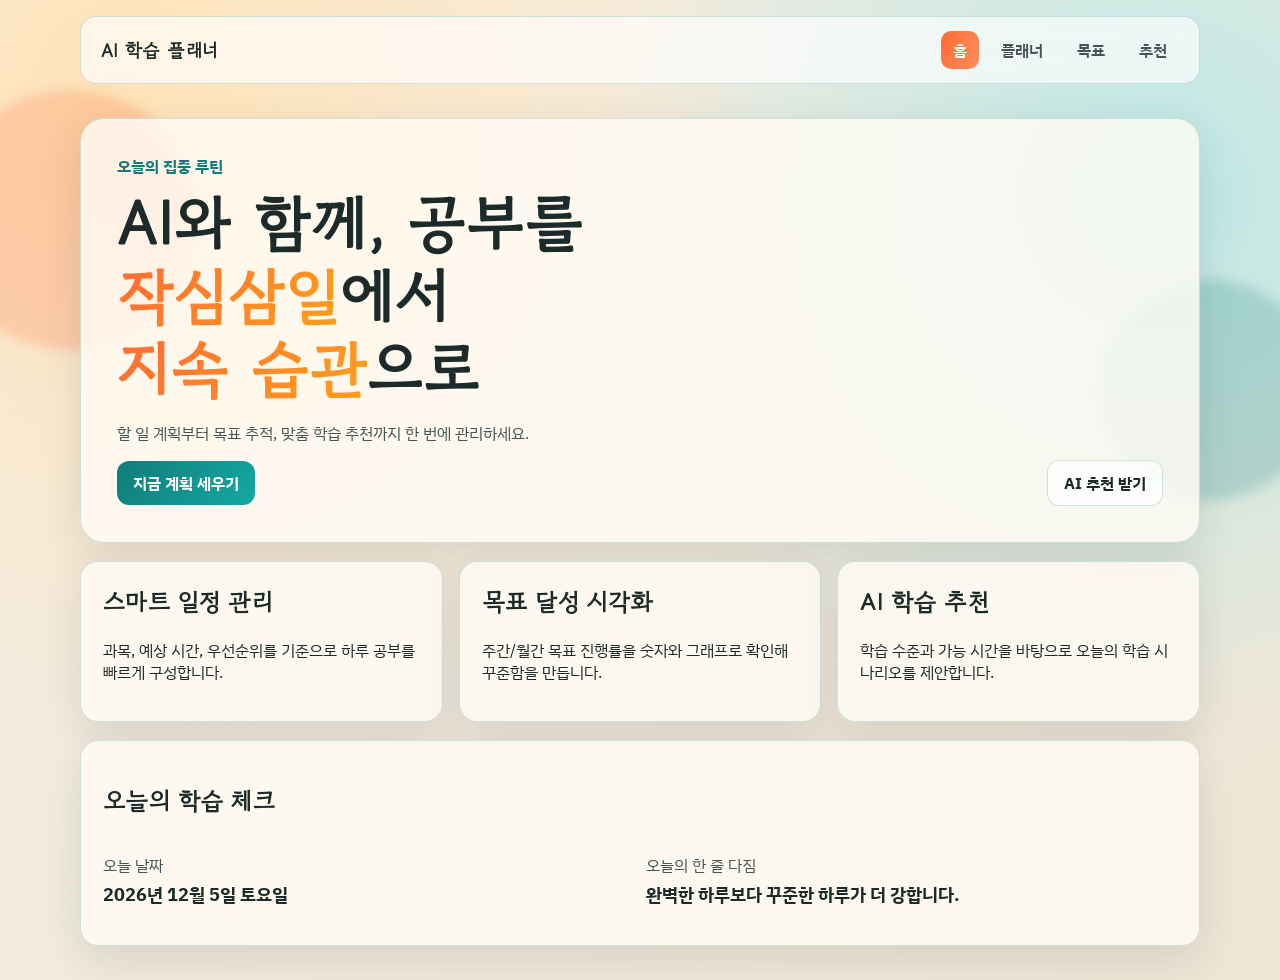
<file: index.html>
<!doctype html>
<html lang="ko">
  <head>
    <meta charset="UTF-8" />
    <meta name="viewport" content="width=device-width, initial-scale=1.0" />
    <title>AI 학습 플래너</title>
    <link rel="stylesheet" href="css/style.css" />
  </head>
  <body data-page="home">
    <div class="bg-orb orb-a"></div>
    <div class="bg-orb orb-b"></div>

    <header class="site-header container">
      <a class="logo" href="index.html">AI 학습 플래너</a>
      <nav class="nav">
        <a class="active" href="index.html">홈</a>
        <a href="pages/planner.html">플래너</a>
        <a href="pages/goals.html">목표</a>
        <a href="pages/recommendations.html">추천</a>
      </nav>
    </header>

    <main class="container">
      <section class="hero reveal">
        <p class="eyebrow">오늘의 집중 루틴</p>
        <h1>AI와 함께, 공부를
          <span class="gradient-text">작심삼일</span>에서
          <span class="gradient-text">지속 습관</span>으로</h1>
        <p class="hero-copy">
          할 일 계획부터 목표 추적, 맞춤 학습 추천까지 한 번에 관리하세요.
        </p>
        <div class="hero-actions">
          <a class="btn btn-primary" href="pages/planner.html">지금 계획 세우기</a>
          <a class="btn btn-ghost" href="pages/recommendations.html">AI 추천 받기</a>
        </div>
      </section>

      <section class="grid-3 stagger">
        <article class="card feature">
          <h2>스마트 일정 관리</h2>
          <p>과목, 예상 시간, 우선순위를 기준으로 하루 공부를 빠르게 구성합니다.</p>
        </article>
        <article class="card feature">
          <h2>목표 달성 시각화</h2>
          <p>주간/월간 목표 진행률을 숫자와 그래프로 확인해 꾸준함을 만듭니다.</p>
        </article>
        <article class="card feature">
          <h2>AI 학습 추천</h2>
          <p>학습 수준과 가능 시간을 바탕으로 오늘의 학습 시나리오를 제안합니다.</p>
        </article>
      </section>

      <section class="today card reveal">
        <h2>오늘의 학습 체크</h2>
        <div class="today-row">
          <div>
            <p class="label">오늘 날짜</p>
            <p id="todayDate" class="value">-</p>
          </div>
          <div>
            <p class="label">오늘의 한 줄 다짐</p>
            <p id="dailyQuote" class="value">-</p>
          </div>
        </div>
      </section>
    </main>

    <script src="js/app.js"></script>
  </body>
</html>
</file>
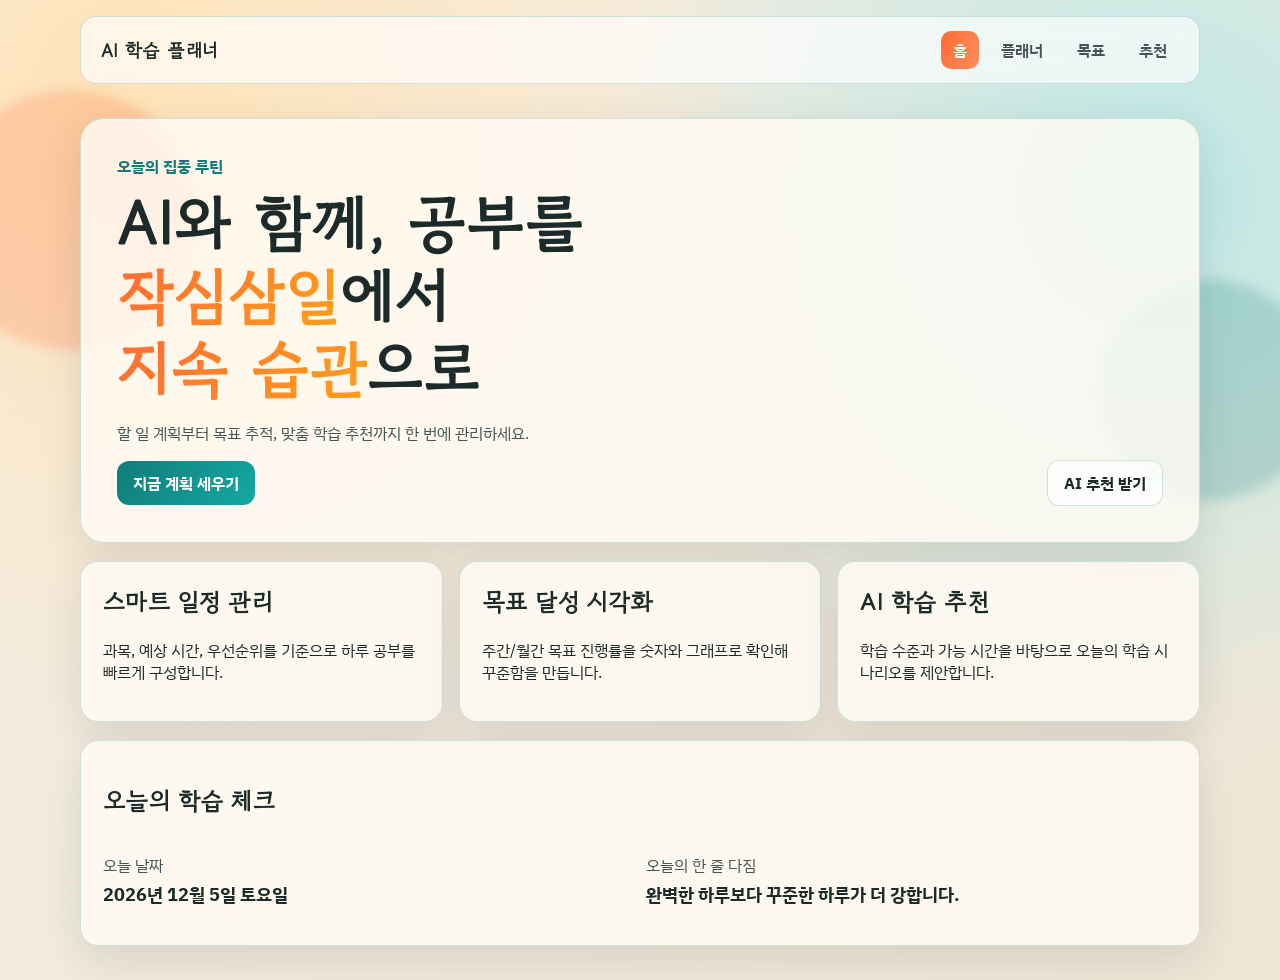
<file: code/test-git/index.html>
<!doctype html>
<html lang="ko">
  <head>
    <meta charset="UTF-8" />
    <meta name="viewport" content="width=device-width, initial-scale=1.0" />
    <title>AI 학습 플래너</title>
    <link rel="stylesheet" href="css/style.css" />
  </head>
  <body data-page="home">
    <div class="bg-orb orb-a"></div>
    <div class="bg-orb orb-b"></div>

    <header class="site-header container">
      <a class="logo" href="index.html">AI 학습 플래너</a>
      <nav class="nav">
        <a class="active" href="index.html">홈</a>
        <a href="pages/planner.html">플래너</a>
        <a href="pages/goals.html">목표</a>
        <a href="pages/recommendations.html">추천</a>
      </nav>
    </header>

    <main class="container">
      <section class="hero reveal">
        <p class="eyebrow">오늘의 집중 루틴</p>
        <h1>AI와 함께, 공부를
          <span class="gradient-text">작심삼일</span>에서
          <span class="gradient-text">지속 습관</span>으로</h1>
        <p class="hero-copy">
          할 일 계획부터 목표 추적, 맞춤 학습 추천까지 한 번에 관리하세요.
        </p>
        <div class="hero-actions">
          <a class="btn btn-primary" href="pages/planner.html">지금 계획 세우기</a>
          <a class="btn btn-ghost" href="pages/recommendations.html">AI 추천 받기</a>
        </div>
      </section>

      <section class="grid-3 stagger">
        <article class="card feature">
          <h2>스마트 일정 관리</h2>
          <p>과목, 예상 시간, 우선순위를 기준으로 하루 공부를 빠르게 구성합니다.</p>
        </article>
        <article class="card feature">
          <h2>목표 달성 시각화</h2>
          <p>주간/월간 목표 진행률을 숫자와 그래프로 확인해 꾸준함을 만듭니다.</p>
        </article>
        <article class="card feature">
          <h2>AI 학습 추천</h2>
          <p>학습 수준과 가능 시간을 바탕으로 오늘의 학습 시나리오를 제안합니다.</p>
        </article>
      </section>

      <section class="today card reveal">
        <h2>오늘의 학습 체크</h2>
        <div class="today-row">
          <div>
            <p class="label">오늘 날짜</p>
            <p id="todayDate" class="value">-</p>
          </div>
          <div>
            <p class="label">오늘의 한 줄 다짐</p>
            <p id="dailyQuote" class="value">-</p>
          </div>
        </div>
      </section>
    </main>

    <script src="js/app.js"></script>
  </body>
</html>
</file>
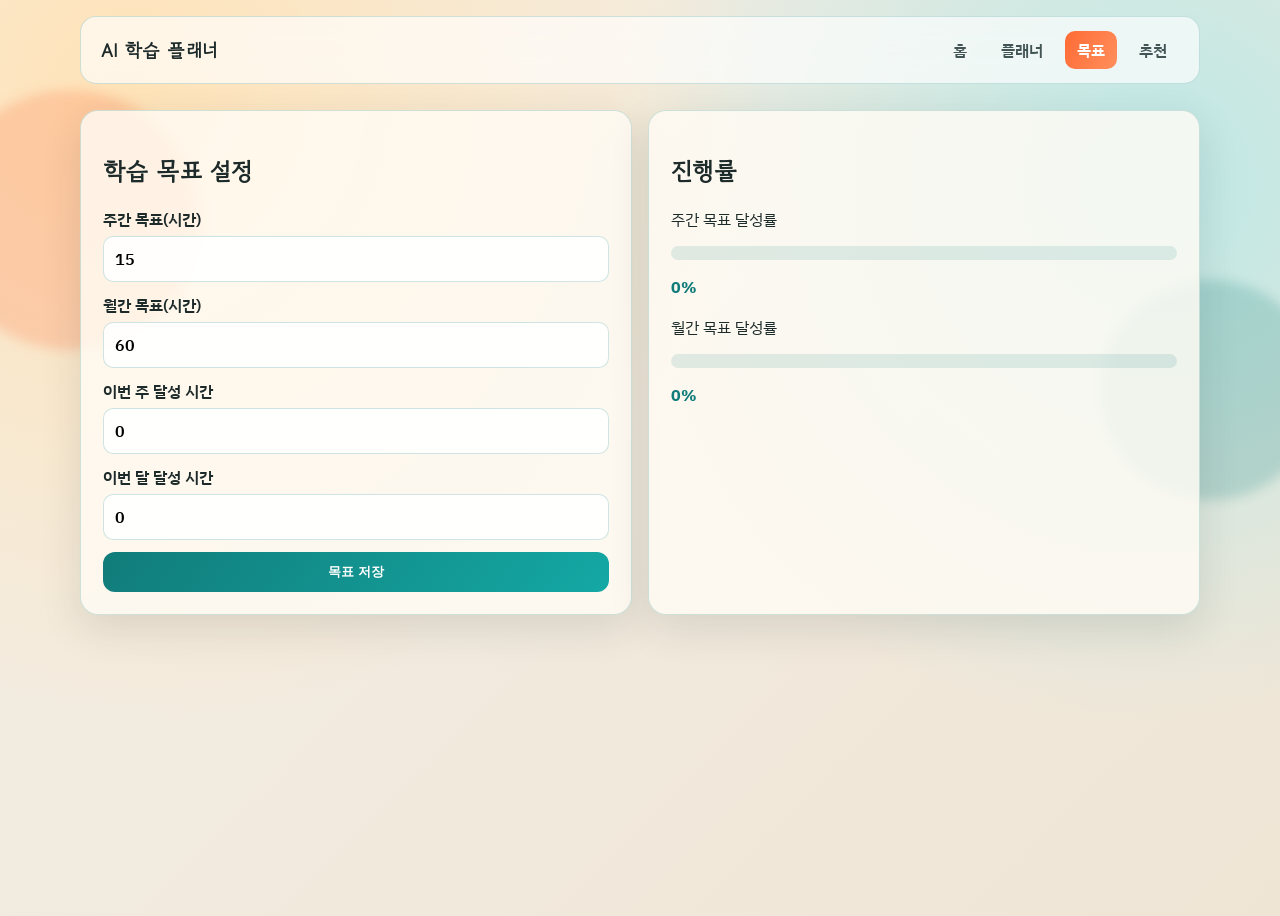
<file: pages/goals.html>
<!doctype html>
<html lang="ko">
  <head>
    <meta charset="UTF-8" />
    <meta name="viewport" content="width=device-width, initial-scale=1.0" />
    <title>목표 | AI 학습 플래너</title>
    <link rel="stylesheet" href="../css/style.css" />
  </head>
  <body data-page="goals">
    <div class="bg-orb orb-a"></div>
    <div class="bg-orb orb-b"></div>

    <header class="site-header container">
      <a class="logo" href="../index.html">AI 학습 플래너</a>
      <nav class="nav">
        <a href="../index.html">홈</a>
        <a href="planner.html">플래너</a>
        <a class="active" href="goals.html">목표</a>
        <a href="recommendations.html">추천</a>
      </nav>
    </header>

    <main class="container page-grid">
      <section class="card reveal">
        <h1>학습 목표 설정</h1>
        <form id="goalForm" class="form-grid">
          <label>
            주간 목표(시간)
            <input type="number" id="weeklyGoal" min="1" max="100" value="15" required />
          </label>
          <label>
            월간 목표(시간)
            <input type="number" id="monthlyGoal" min="1" max="400" value="60" required />
          </label>
          <label>
            이번 주 달성 시간
            <input type="number" id="weeklyDone" min="0" max="100" value="0" required />
          </label>
          <label>
            이번 달 달성 시간
            <input type="number" id="monthlyDone" min="0" max="400" value="0" required />
          </label>
          <button class="btn btn-primary" type="submit">목표 저장</button>
        </form>
      </section>

      <section class="card reveal">
        <h2>진행률</h2>
        <div class="progress-block">
          <p>주간 목표 달성률</p>
          <div class="progress">
            <div id="weeklyBar" class="bar"></div>
          </div>
          <p id="weeklyText" class="progress-text">0%</p>
        </div>
        <div class="progress-block">
          <p>월간 목표 달성률</p>
          <div class="progress">
            <div id="monthlyBar" class="bar"></div>
          </div>
          <p id="monthlyText" class="progress-text">0%</p>
        </div>
      </section>
    </main>

    <script src="../js/app.js"></script>
  </body>
</html>
</file>
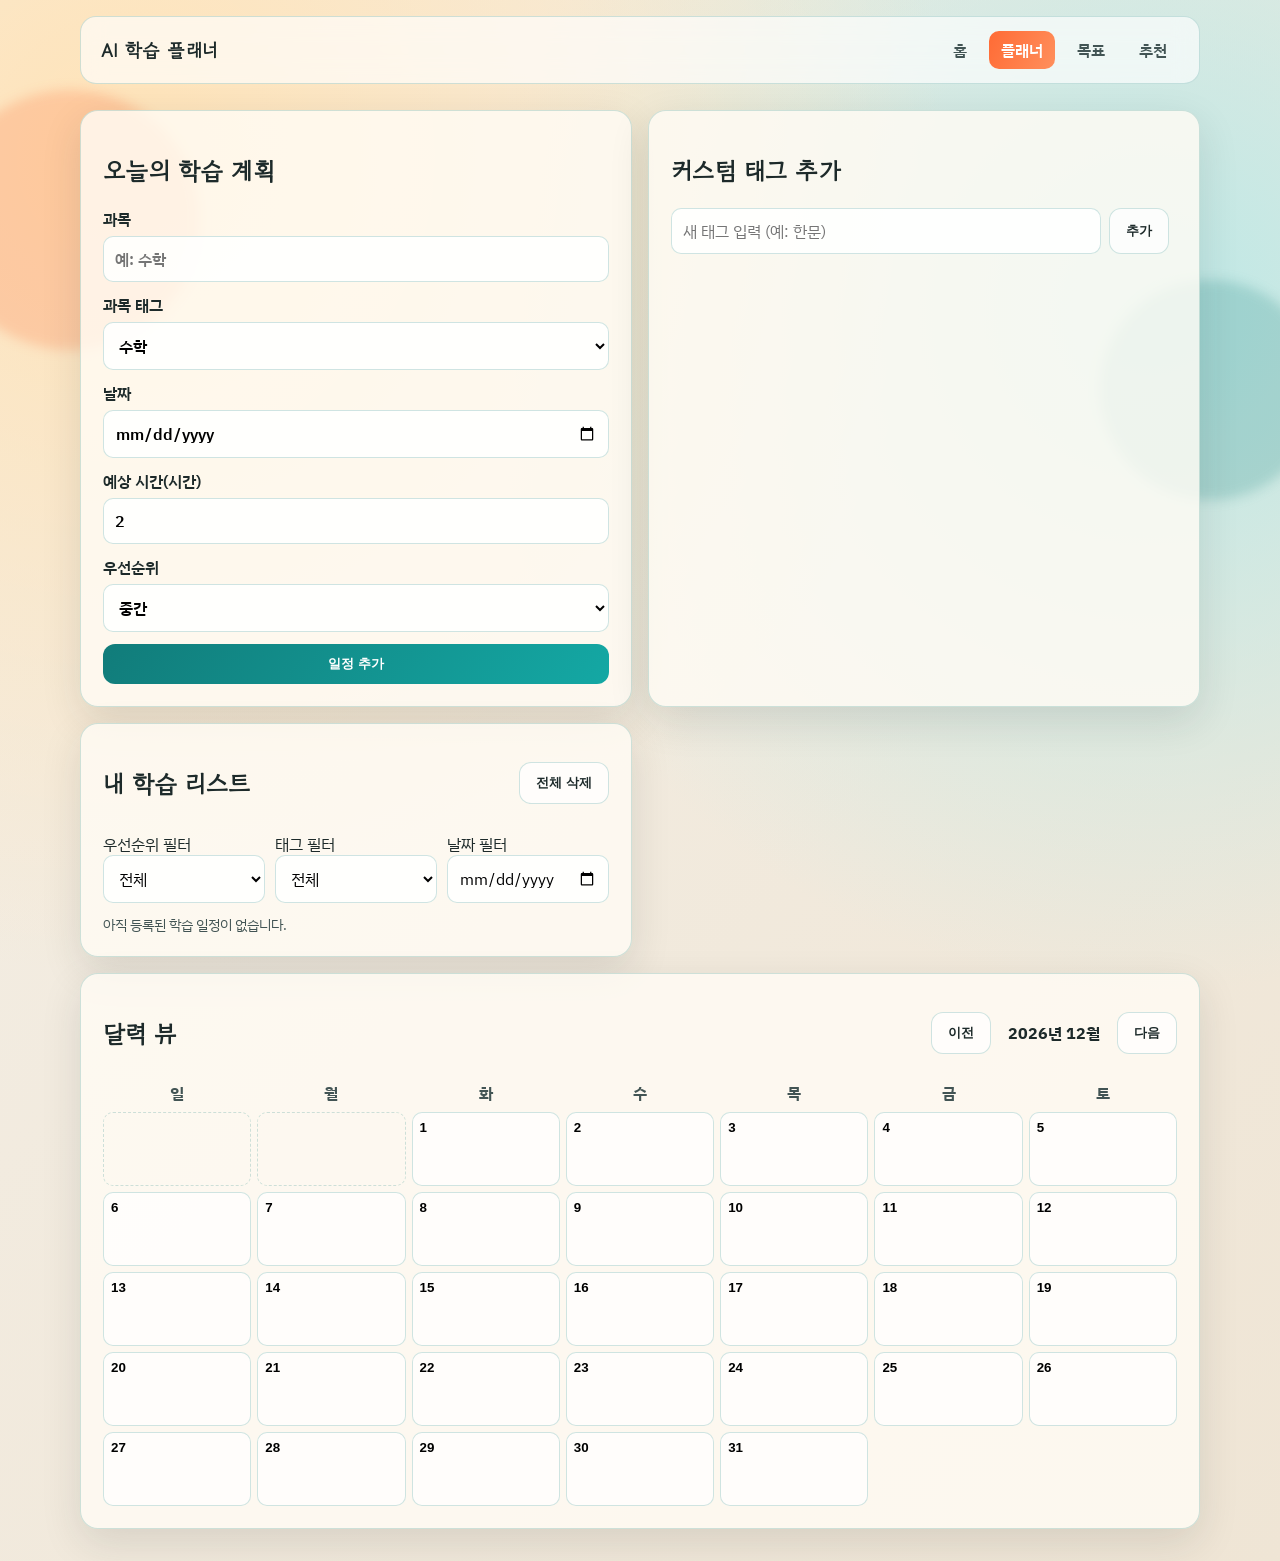
<file: pages/planner.html>
<!doctype html>
<html lang="ko">
  <head>
    <meta charset="UTF-8" />
    <meta name="viewport" content="width=device-width, initial-scale=1.0" />
    <title>플래너 | AI 학습 플래너</title>
    <link rel="stylesheet" href="../css/style.css" />
  </head>
  <body data-page="planner">
    <div class="bg-orb orb-a"></div>
    <div class="bg-orb orb-b"></div>

    <header class="site-header container">
      <a class="logo" href="../index.html">AI 학습 플래너</a>
      <nav class="nav">
        <a href="../index.html">홈</a>
        <a class="active" href="planner.html">플래너</a>
        <a href="goals.html">목표</a>
        <a href="recommendations.html">추천</a>
      </nav>
    </header>

    <main class="container page-grid">
      <section class="card reveal">
        <h1>오늘의 학습 계획</h1>
        <form id="plannerForm" class="form-grid">
          <label>
            과목
            <input type="text" id="subject" placeholder="예: 수학" required />
          </label>
          <label>
            과목 태그
            <select id="subjectTag">
              <option value="수학" selected>수학</option>
              <option value="영어">영어</option>
              <option value="코딩">코딩</option>
              <option value="과학">과학</option>
              <option value="기타">기타</option>
            </select>
          </label>
          <label>
            날짜
            <input type="date" id="studyDate" required />
          </label>
          <label>
            예상 시간(시간)
            <input type="number" id="hours" min="1" max="12" value="2" required />
          </label>
          <label>
            우선순위
            <select id="priority">
              <option value="높음">높음</option>
              <option value="중간" selected>중간</option>
              <option value="낮음">낮음</option>
            </select>
          </label>
          <button class="btn btn-primary" type="submit">일정 추가</button>
        </form>
      </section>

      <section class="card reveal">
        <h2>커스텀 태그 추가</h2>
        <div class="custom-tag-form">
          <input type="text" id="customTagInput" placeholder="새 태그 입력 (예: 한문)" maxlength="15" />
          <button id="addCustomTag" class="btn btn-ghost" type="button">추가</button>
          <div id="customTagList" class="custom-tag-list"></div>
        </div>
      </section>

      <section class="card reveal">
        <div class="section-row">
          <h2>내 학습 리스트</h2>
          <button id="clearPlanner" class="btn btn-ghost" type="button">전체 삭제</button>
        </div>
        <div class="planner-filters">
          <label>
            우선순위 필터
            <select id="filterPriority">
              <option value="전체" selected>전체</option>
              <option value="높음">높음</option>
              <option value="중간">중간</option>
              <option value="낮음">낮음</option>
            </select>
          </label>
          <label>
            태그 필터
            <select id="filterTag">
              <option value="전체" selected>전체</option>
              <option value="수학">수학</option>
              <option value="영어">영어</option>
              <option value="코딩">코딩</option>
              <option value="과학">과학</option>
              <option value="기타">기타</option>
            </select>
          </label>
          <label>
            날짜 필터
            <input type="date" id="filterDate" />
          </label>
        </div>
        <ul id="plannerList" class="list"></ul>
      </section>

      <section class="card reveal planner-calendar-card">
        <div class="section-row">
          <h2>달력 뷰</h2>
          <div class="calendar-nav">
            <button id="prevMonth" class="btn btn-ghost" type="button">이전</button>
            <p id="calendarMonth" class="calendar-month"></p>
            <button id="nextMonth" class="btn btn-ghost" type="button">다음</button>
          </div>
        </div>
        <div class="calendar-weekdays">
          <span>일</span><span>월</span><span>화</span><span>수</span><span>목</span><span>금</span><span>토</span>
        </div>
        <div id="calendarGrid" class="calendar-grid"></div>
      </section>
    </main>

    <script src="../js/app.js"></script>
  </body>
</html>
</file>
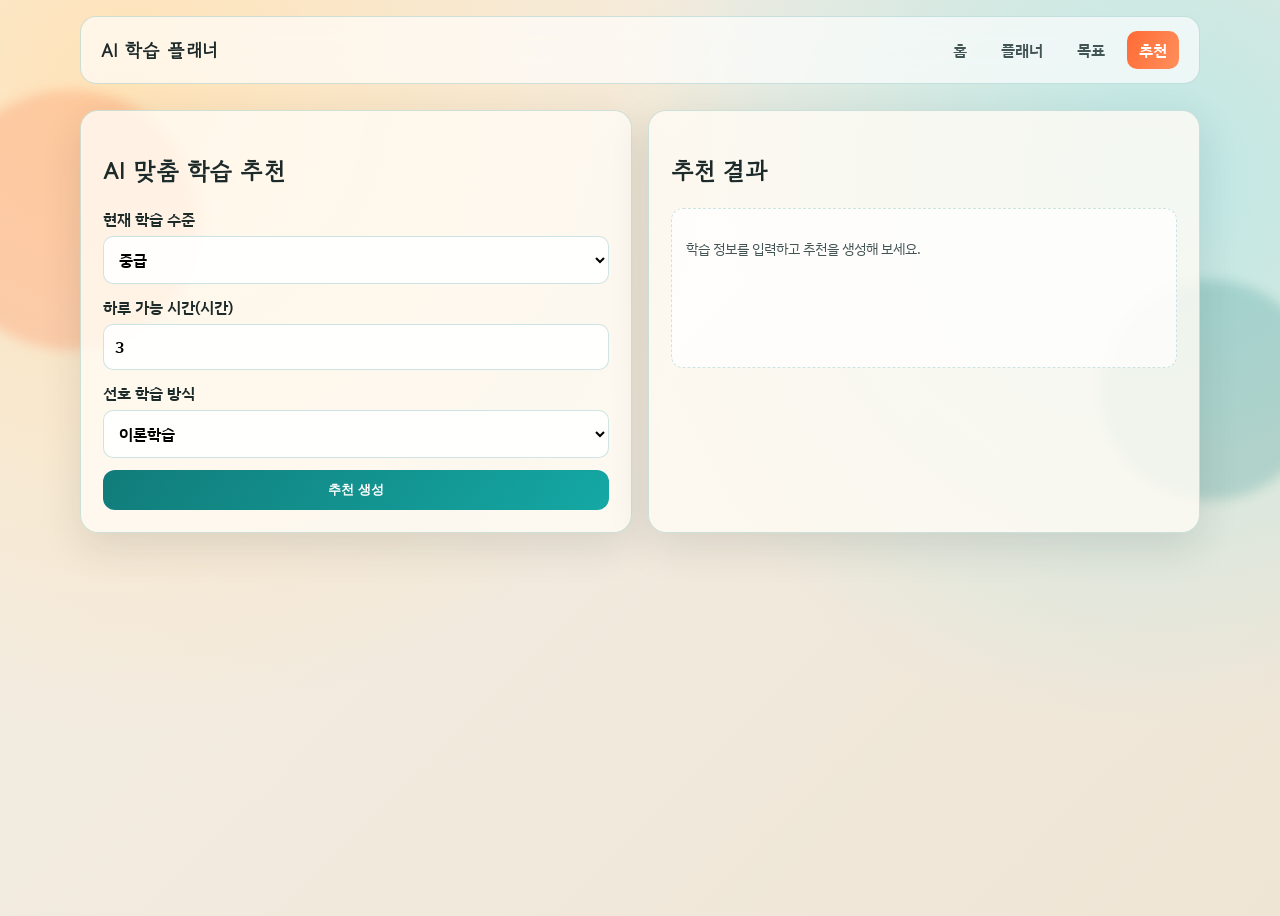
<file: pages/recommendations.html>
<!doctype html>
<html lang="ko">
  <head>
    <meta charset="UTF-8" />
    <meta name="viewport" content="width=device-width, initial-scale=1.0" />
    <title>추천 | AI 학습 플래너</title>
    <link rel="stylesheet" href="../css/style.css" />
  </head>
  <body data-page="recommendations">
    <div class="bg-orb orb-a"></div>
    <div class="bg-orb orb-b"></div>

    <header class="site-header container">
      <a class="logo" href="../index.html">AI 학습 플래너</a>
      <nav class="nav">
        <a href="../index.html">홈</a>
        <a href="planner.html">플래너</a>
        <a href="goals.html">목표</a>
        <a class="active" href="recommendations.html">추천</a>
      </nav>
    </header>

    <main class="container page-grid">
      <section class="card reveal">
        <h1>AI 맞춤 학습 추천</h1>
        <form id="recommendForm" class="form-grid">
          <label>
            현재 학습 수준
            <select id="level">
              <option value="초급">초급</option>
              <option value="중급" selected>중급</option>
              <option value="고급">고급</option>
            </select>
          </label>
          <label>
            하루 가능 시간(시간)
            <input type="number" id="availableHours" min="1" max="12" value="3" required />
          </label>
          <label>
            선호 학습 방식
            <select id="style">
              <option value="문제풀이">문제풀이</option>
              <option value="이론학습" selected>이론학습</option>
              <option value="혼합">혼합</option>
            </select>
          </label>
          <button class="btn btn-primary" type="submit">추천 생성</button>
        </form>
      </section>

      <section class="card reveal">
        <h2>추천 결과</h2>
        <div id="recommendOutput" class="recommend-output">
          <p class="item-meta">학습 정보를 입력하고 추천을 생성해 보세요.</p>
        </div>
      </section>
    </main>

    <script src="../js/app.js"></script>
  </body>
</html>
</file>
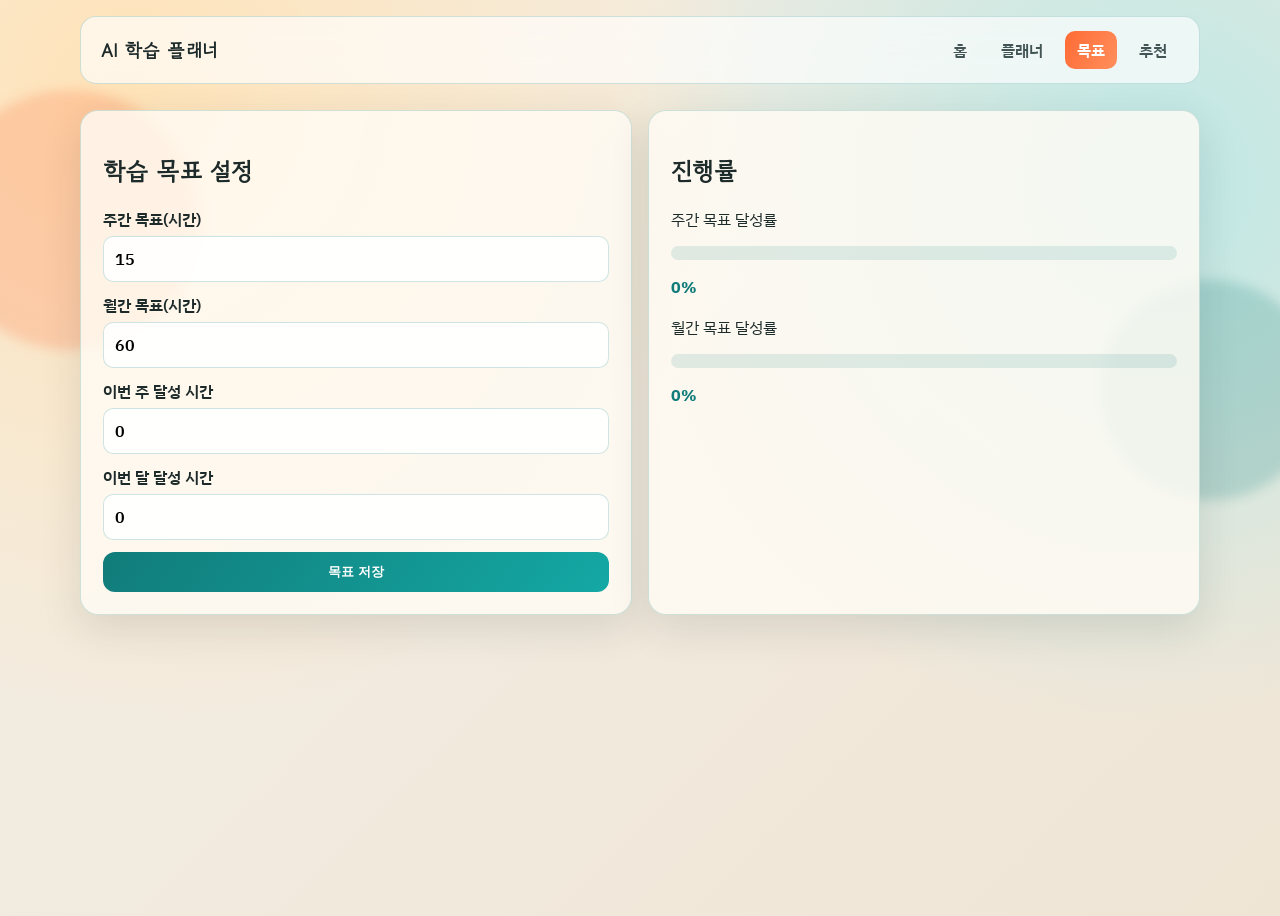
<file: code/test-git/pages/goals.html>
<!doctype html>
<html lang="ko">
  <head>
    <meta charset="UTF-8" />
    <meta name="viewport" content="width=device-width, initial-scale=1.0" />
    <title>목표 | AI 학습 플래너</title>
    <link rel="stylesheet" href="../css/style.css" />
  </head>
  <body data-page="goals">
    <div class="bg-orb orb-a"></div>
    <div class="bg-orb orb-b"></div>

    <header class="site-header container">
      <a class="logo" href="../index.html">AI 학습 플래너</a>
      <nav class="nav">
        <a href="../index.html">홈</a>
        <a href="planner.html">플래너</a>
        <a class="active" href="goals.html">목표</a>
        <a href="recommendations.html">추천</a>
      </nav>
    </header>

    <main class="container page-grid">
      <section class="card reveal">
        <h1>학습 목표 설정</h1>
        <form id="goalForm" class="form-grid">
          <label>
            주간 목표(시간)
            <input type="number" id="weeklyGoal" min="1" max="100" value="15" required />
          </label>
          <label>
            월간 목표(시간)
            <input type="number" id="monthlyGoal" min="1" max="400" value="60" required />
          </label>
          <label>
            이번 주 달성 시간
            <input type="number" id="weeklyDone" min="0" max="100" value="0" required />
          </label>
          <label>
            이번 달 달성 시간
            <input type="number" id="monthlyDone" min="0" max="400" value="0" required />
          </label>
          <button class="btn btn-primary" type="submit">목표 저장</button>
        </form>
      </section>

      <section class="card reveal">
        <h2>진행률</h2>
        <div class="progress-block">
          <p>주간 목표 달성률</p>
          <div class="progress">
            <div id="weeklyBar" class="bar"></div>
          </div>
          <p id="weeklyText" class="progress-text">0%</p>
        </div>
        <div class="progress-block">
          <p>월간 목표 달성률</p>
          <div class="progress">
            <div id="monthlyBar" class="bar"></div>
          </div>
          <p id="monthlyText" class="progress-text">0%</p>
        </div>
      </section>
    </main>

    <script src="../js/app.js"></script>
  </body>
</html>
</file>
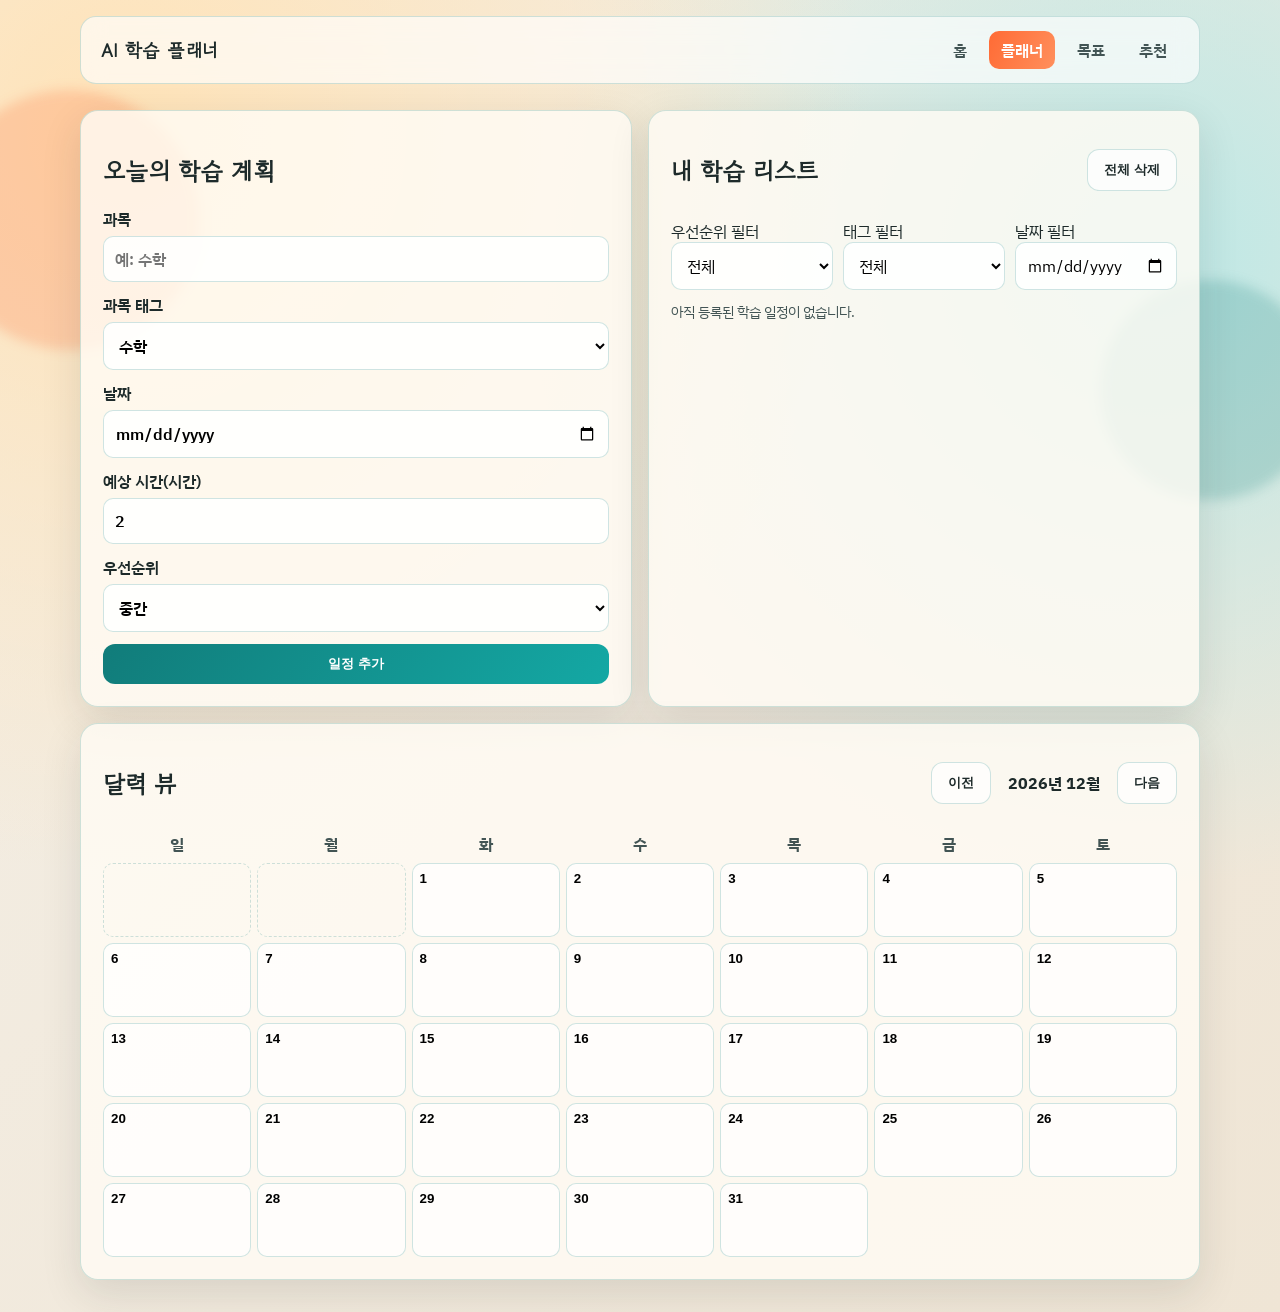
<file: code/test-git/pages/planner.html>
<!doctype html>
<html lang="ko">
  <head>
    <meta charset="UTF-8" />
    <meta name="viewport" content="width=device-width, initial-scale=1.0" />
    <title>플래너 | AI 학습 플래너</title>
    <link rel="stylesheet" href="../css/style.css" />
  </head>
  <body data-page="planner">
    <div class="bg-orb orb-a"></div>
    <div class="bg-orb orb-b"></div>

    <header class="site-header container">
      <a class="logo" href="../index.html">AI 학습 플래너</a>
      <nav class="nav">
        <a href="../index.html">홈</a>
        <a class="active" href="planner.html">플래너</a>
        <a href="goals.html">목표</a>
        <a href="recommendations.html">추천</a>
      </nav>
    </header>

    <main class="container page-grid">
      <section class="card reveal">
        <h1>오늘의 학습 계획</h1>
        <form id="plannerForm" class="form-grid">
          <label>
            과목
            <input type="text" id="subject" placeholder="예: 수학" required />
          </label>
          <label>
            과목 태그
            <select id="subjectTag">
              <option value="수학" selected>수학</option>
              <option value="영어">영어</option>
              <option value="코딩">코딩</option>
              <option value="과학">과학</option>
              <option value="기타">기타</option>
            </select>
          </label>
          <label>
            날짜
            <input type="date" id="studyDate" required />
          </label>
          <label>
            예상 시간(시간)
            <input type="number" id="hours" min="1" max="12" value="2" required />
          </label>
          <label>
            우선순위
            <select id="priority">
              <option value="높음">높음</option>
              <option value="중간" selected>중간</option>
              <option value="낮음">낮음</option>
            </select>
          </label>
          <button class="btn btn-primary" type="submit">일정 추가</button>
        </form>
      </section>

      <section class="card reveal">
        <div class="section-row">
          <h2>내 학습 리스트</h2>
          <button id="clearPlanner" class="btn btn-ghost" type="button">전체 삭제</button>
        </div>
        <div class="planner-filters">
          <label>
            우선순위 필터
            <select id="filterPriority">
              <option value="전체" selected>전체</option>
              <option value="높음">높음</option>
              <option value="중간">중간</option>
              <option value="낮음">낮음</option>
            </select>
          </label>
          <label>
            태그 필터
            <select id="filterTag">
              <option value="전체" selected>전체</option>
              <option value="수학">수학</option>
              <option value="영어">영어</option>
              <option value="코딩">코딩</option>
              <option value="과학">과학</option>
              <option value="기타">기타</option>
            </select>
          </label>
          <label>
            날짜 필터
            <input type="date" id="filterDate" />
          </label>
        </div>
        <ul id="plannerList" class="list"></ul>
      </section>

      <section class="card reveal planner-calendar-card">
        <div class="section-row">
          <h2>달력 뷰</h2>
          <div class="calendar-nav">
            <button id="prevMonth" class="btn btn-ghost" type="button">이전</button>
            <p id="calendarMonth" class="calendar-month"></p>
            <button id="nextMonth" class="btn btn-ghost" type="button">다음</button>
          </div>
        </div>
        <div class="calendar-weekdays">
          <span>일</span><span>월</span><span>화</span><span>수</span><span>목</span><span>금</span><span>토</span>
        </div>
        <div id="calendarGrid" class="calendar-grid"></div>
      </section>
    </main>

    <script src="../js/app.js"></script>
  </body>
</html>
</file>
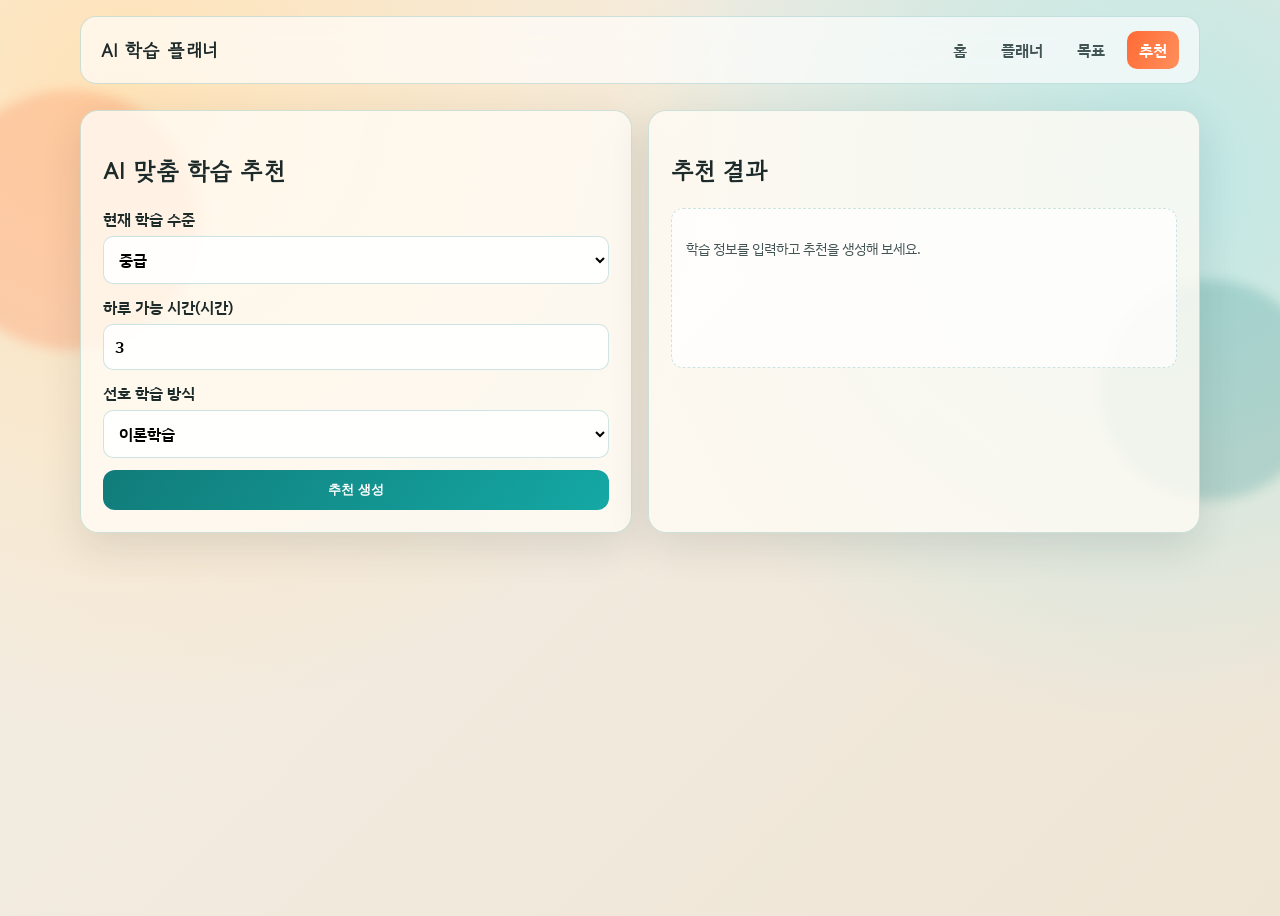
<file: code/test-git/pages/recommendations.html>
<!doctype html>
<html lang="ko">
  <head>
    <meta charset="UTF-8" />
    <meta name="viewport" content="width=device-width, initial-scale=1.0" />
    <title>추천 | AI 학습 플래너</title>
    <link rel="stylesheet" href="../css/style.css" />
  </head>
  <body data-page="recommendations">
    <div class="bg-orb orb-a"></div>
    <div class="bg-orb orb-b"></div>

    <header class="site-header container">
      <a class="logo" href="../index.html">AI 학습 플래너</a>
      <nav class="nav">
        <a href="../index.html">홈</a>
        <a href="planner.html">플래너</a>
        <a href="goals.html">목표</a>
        <a class="active" href="recommendations.html">추천</a>
      </nav>
    </header>

    <main class="container page-grid">
      <section class="card reveal">
        <h1>AI 맞춤 학습 추천</h1>
        <form id="recommendForm" class="form-grid">
          <label>
            현재 학습 수준
            <select id="level">
              <option value="초급">초급</option>
              <option value="중급" selected>중급</option>
              <option value="고급">고급</option>
            </select>
          </label>
          <label>
            하루 가능 시간(시간)
            <input type="number" id="availableHours" min="1" max="12" value="3" required />
          </label>
          <label>
            선호 학습 방식
            <select id="style">
              <option value="문제풀이">문제풀이</option>
              <option value="이론학습" selected>이론학습</option>
              <option value="혼합">혼합</option>
            </select>
          </label>
          <button class="btn btn-primary" type="submit">추천 생성</button>
        </form>
      </section>

      <section class="card reveal">
        <h2>추천 결과</h2>
        <div id="recommendOutput" class="recommend-output">
          <p class="item-meta">학습 정보를 입력하고 추천을 생성해 보세요.</p>
        </div>
      </section>
    </main>

    <script src="../js/app.js"></script>
  </body>
</html>
</file>
<file: css/style.css>
@import url("https://fonts.googleapis.com/css2?family=Gowun+Dodum&family=IBM+Plex+Sans+KR:wght@400;600;700&display=swap");

:root {
  --bg: #f4efe6;
  --bg-soft: #efe5d5;
  --ink: #1d2a2a;
  --ink-soft: #425454;
  --accent: #ff6b35;
  --accent-2: #117c7a;
  --card: rgba(255, 252, 245, 0.82);
  --line: rgba(17, 124, 122, 0.2);
  --shadow: 0 14px 40px rgba(29, 42, 42, 0.12);
}

* {
  box-sizing: border-box;
}

html,
body {
  margin: 0;
  padding: 0;
}

body {
  font-family: "IBM Plex Sans KR", "Noto Sans KR", sans-serif;
  color: var(--ink);
  min-height: 100vh;
  background:
    radial-gradient(circle at 10% 10%, #ffe3b8 0, transparent 45%),
    radial-gradient(circle at 90% 20%, #bde8e6 0, transparent 40%),
    linear-gradient(135deg, var(--bg), var(--bg-soft));
  overflow-x: hidden;
}

h1,
h2,
.logo {
  font-family: "Gowun Dodum", "Nanum Myeongjo", serif;
  letter-spacing: 0.02em;
}

.container {
  width: min(1120px, 92vw);
  margin: 0 auto;
}

.site-header {
  position: sticky;
  top: 12px;
  z-index: 10;
  margin-top: 16px;
  padding: 14px 20px;
  border: 1px solid var(--line);
  border-radius: 16px;
  backdrop-filter: blur(12px);
  background: rgba(255, 255, 255, 0.65);
  display: flex;
  justify-content: space-between;
  align-items: center;
}

.logo {
  text-decoration: none;
  color: var(--ink);
  font-weight: 700;
  font-size: 1.15rem;
}

.nav {
  display: flex;
  gap: 10px;
  flex-wrap: wrap;
}

.nav a {
  text-decoration: none;
  color: var(--ink-soft);
  font-weight: 600;
  padding: 8px 12px;
  border-radius: 10px;
  transition: all 0.25s ease;
}

.nav a:hover,
.nav a.active {
  color: #fff;
  background: linear-gradient(115deg, var(--accent), #ff8f5c);
}

.hero {
  margin-top: 34px;
  padding: 36px;
  border-radius: 24px;
  border: 1px solid var(--line);
  background: var(--card);
  box-shadow: var(--shadow);
}

.eyebrow {
  margin: 0;
  font-weight: 700;
  color: var(--accent-2);
}

.hero h1 {
  font-size: clamp(2rem, 5vw, 3.8rem);
  line-height: 1.2;
  margin: 10px 0 14px;
  white-space: pre-line;
}

.hero-copy {
  color: var(--ink-soft);
  max-width: 52ch;
}

.gradient-text {
  background: linear-gradient(120deg, var(--accent), #ff9f1c);
  -webkit-background-clip: text;
  background-clip: text;
  color: transparent;
}

.hero-actions,
.section-row {
  display: flex;
  gap: 10px;
  align-items: center;
  justify-content: space-between;
  flex-wrap: wrap;
}

.btn {
  border: 0;
  border-radius: 12px;
  padding: 11px 16px;
  font-weight: 700;
  cursor: pointer;
  text-decoration: none;
  transition: transform 0.2s ease;
}

.btn:hover {
  transform: translateY(-1px);
}

.btn-primary {
  color: #fff;
  background: linear-gradient(125deg, var(--accent-2), #14a8a4);
}

.btn-ghost {
  color: var(--ink);
  border: 1px solid var(--line);
  background: rgba(255, 255, 255, 0.7);
}

.grid-3 {
  display: grid;
  grid-template-columns: repeat(3, minmax(0, 1fr));
  gap: 16px;
  margin-top: 18px;
}

.card {
  background: var(--card);
  border: 1px solid var(--line);
  border-radius: 18px;
  padding: 22px;
  box-shadow: var(--shadow);
}

.feature h2 {
  margin-top: 0;
}

.today {
  margin: 18px 0 34px;
}

.today-row {
  display: grid;
  grid-template-columns: 1fr 1fr;
  gap: 12px;
}

.label {
  color: var(--ink-soft);
  margin-bottom: 6px;
}

.value {
  margin-top: 0;
  font-size: 1.1rem;
  font-weight: 700;
}

.page-grid {
  margin-top: 26px;
  display: grid;
  grid-template-columns: 1fr 1fr;
  gap: 16px;
  padding-bottom: 32px;
}

.form-grid {
  display: grid;
  gap: 12px;
}

.form-grid label {
  display: grid;
  gap: 6px;
  font-weight: 600;
}

input,
select {
  width: 100%;
  padding: 11px;
  border-radius: 10px;
  border: 1px solid var(--line);
  background: rgba(255, 255, 255, 0.85);
  font: inherit;
}

.list {
  list-style: none;
  margin: 0;
  padding: 0;
  display: grid;
  gap: 10px;
}

.list-item {
  display: grid;
  grid-template-columns: 1fr auto;
  gap: 10px;
  align-items: center;
  border: 1px solid var(--line);
  padding: 12px;
  border-radius: 12px;
  background: rgba(255, 255, 255, 0.75);
}

.list-item-title {
  display: flex;
  align-items: center;
  gap: 8px;
  margin: 0 0 6px;
}

.tag-badge {
  display: inline-flex;
  align-items: center;
  justify-content: center;
  color: #fff;
  font-size: 0.78rem;
  font-weight: 700;
  border-radius: 999px;
  padding: 3px 9px;
}

.planner-filters {
  display: grid;
  grid-template-columns: repeat(3, minmax(0, 1fr));
  gap: 10px;
  margin: 12px 0;
}

.planner-calendar-card {
  grid-column: 1 / -1;
}

.calendar-nav {
  display: flex;
  align-items: center;
  gap: 8px;
}

.calendar-month {
  margin: 0;
  min-width: 110px;
  text-align: center;
  font-weight: 700;
}

.calendar-weekdays {
  margin-top: 12px;
  display: grid;
  grid-template-columns: repeat(7, 1fr);
  gap: 6px;
  color: var(--ink-soft);
  font-weight: 700;
  text-align: center;
}

.calendar-grid {
  margin-top: 8px;
  display: grid;
  grid-template-columns: repeat(7, 1fr);
  gap: 6px;
}

.calendar-cell {
  border: 1px solid var(--line);
  border-radius: 10px;
  background: rgba(255, 255, 255, 0.75);
  min-height: 74px;
  padding: 7px;
  text-align: left;
  display: flex;
  flex-direction: column;
  gap: 4px;
  cursor: pointer;
}

.calendar-empty {
  background: transparent;
  border-style: dashed;
  cursor: default;
}

.calendar-day {
  font-weight: 700;
}

.calendar-note {
  font-size: 0.78rem;
  color: var(--accent-2);
}

.calendar-has-plan {
  border-color: rgba(17, 124, 122, 0.45);
  background: rgba(17, 124, 122, 0.08);
}

.calendar-selected {
  outline: 2px solid rgba(255, 107, 53, 0.75);
}

.item-meta {
  color: var(--ink-soft);
  font-size: 0.9rem;
}

.progress-block {
  margin-bottom: 18px;
}

.progress {
  width: 100%;
  height: 14px;
  border-radius: 999px;
  background: rgba(17, 124, 122, 0.12);
  overflow: hidden;
}

.bar {
  width: 0;
  height: 100%;
  border-radius: 999px;
  background: linear-gradient(90deg, var(--accent), #ffc857);
  transition: width 0.45s ease;
}

.progress-text {
  font-weight: 700;
  color: var(--accent-2);
}

.recommend-output {
  min-height: 160px;
  border-radius: 12px;
  border: 1px dashed var(--line);
  background: rgba(255, 255, 255, 0.75);
  padding: 14px;
  line-height: 1.7;
}

.recommend-title {
  margin-top: 0;
  margin-bottom: 10px;
}

.recommend-timetable {
  display: grid;
  gap: 10px;
}

.recommend-card {
  border: 1px solid var(--line);
  border-radius: 12px;
  padding: 12px;
  background: rgba(255, 255, 255, 0.86);
}

.recommend-time {
  margin: 0;
  color: var(--accent-2);
  font-weight: 700;
}

.recommend-slot-title {
  margin: 4px 0;
}

.recommend-focus {
  margin: 0;
  color: var(--ink-soft);
}

.recommend-tip {
  margin-top: 12px;
  font-weight: 700;
}

.custom-tag-form {
  display: flex;
  gap: 8px;
  margin-bottom: 12px;
  flex-wrap: wrap;
}

.custom-tag-form input {
  flex: 1;
  min-width: 120px;
}

.custom-tag-list {
  display: flex;
  gap: 8px;
  flex-wrap: wrap;
  margin-top: 10px;
}

.custom-tag-item {
  display: inline-flex;
  align-items: center;
  gap: 6px;
  padding: 6px 10px;
  border-radius: 20px;
  background: rgba(17, 124, 122, 0.15);
  border: 1px solid rgba(17, 124, 122, 0.3);
  font-size: 0.85rem;
  font-weight: 600;
}

.custom-tag-remove {
  cursor: pointer;
  font-weight: bold;
  color: var(--accent);
}

.list-item.highlight-pulse {
  animation: highlightPulse 0.8s ease-in-out 3;
}

@keyframes highlightPulse {
  0%, 100% {
    background: rgba(255, 255, 255, 0.75);
    box-shadow: none;
  }
  50% {
    background: rgba(255, 107, 53, 0.15);
    box-shadow: 0 0 12px rgba(255, 107, 53, 0.4);
  }
}

.recommend-card.dragging {
  opacity: 0.5;
  transform: scale(0.95);
}

.recommend-card.drag-over {
  border-color: var(--accent);
  background: rgba(255, 107, 53, 0.08);
}

.recommend-card {
  cursor: move;
}

.bg-orb {
  position: fixed;
  border-radius: 50%;
  filter: blur(6px);
  z-index: -1;
}

.orb-a {
  width: 260px;
  height: 260px;
  background: rgba(255, 107, 53, 0.22);
  left: -60px;
  top: 90px;
  animation: floatA 8s ease-in-out infinite;
}

.orb-b {
  width: 220px;
  height: 220px;
  background: rgba(17, 124, 122, 0.2);
  right: -40px;
  top: 280px;
  animation: floatB 10s ease-in-out infinite;
}

.reveal {
  opacity: 0;
  transform: translateY(16px);
  animation: revealUp 0.6s ease forwards;
}

.stagger .card:nth-child(1) {
  animation: revealUp 0.55s ease 0.08s both;
}

.stagger .card:nth-child(2) {
  animation: revealUp 0.55s ease 0.18s both;
}

.stagger .card:nth-child(3) {
  animation: revealUp 0.55s ease 0.28s both;
}

@keyframes revealUp {
  to {
    opacity: 1;
    transform: translateY(0);
  }
}

@keyframes floatA {
  0%,
  100% {
    transform: translateY(0px);
  }
  50% {
    transform: translateY(12px);
  }
}

@keyframes floatB {
  0%,
  100% {
    transform: translateY(0px);
  }
  50% {
    transform: translateY(-14px);
  }
}

@media (max-width: 860px) {
  .grid-3,
  .page-grid,
  .today-row {
    grid-template-columns: 1fr;
  }

  .site-header {
    position: static;
  }

  .hero {
    padding: 24px;
  }

  .planner-filters {
    grid-template-columns: 1fr;
  }

  .calendar-cell {
    min-height: 64px;
  }
}
</file>
<file: code/test-git/css/style.css>
@import url("https://fonts.googleapis.com/css2?family=Gowun+Dodum&family=IBM+Plex+Sans+KR:wght@400;600;700&display=swap");

:root {
  --bg: #f4efe6;
  --bg-soft: #efe5d5;
  --ink: #1d2a2a;
  --ink-soft: #425454;
  --accent: #ff6b35;
  --accent-2: #117c7a;
  --card: rgba(255, 252, 245, 0.82);
  --line: rgba(17, 124, 122, 0.2);
  --shadow: 0 14px 40px rgba(29, 42, 42, 0.12);
}

* {
  box-sizing: border-box;
}

html,
body {
  margin: 0;
  padding: 0;
}

body {
  font-family: "IBM Plex Sans KR", "Noto Sans KR", sans-serif;
  color: var(--ink);
  min-height: 100vh;
  background:
    radial-gradient(circle at 10% 10%, #ffe3b8 0, transparent 45%),
    radial-gradient(circle at 90% 20%, #bde8e6 0, transparent 40%),
    linear-gradient(135deg, var(--bg), var(--bg-soft));
  overflow-x: hidden;
}

h1,
h2,
.logo {
  font-family: "Gowun Dodum", "Nanum Myeongjo", serif;
  letter-spacing: 0.02em;
}

.container {
  width: min(1120px, 92vw);
  margin: 0 auto;
}

.site-header {
  position: sticky;
  top: 12px;
  z-index: 10;
  margin-top: 16px;
  padding: 14px 20px;
  border: 1px solid var(--line);
  border-radius: 16px;
  backdrop-filter: blur(12px);
  background: rgba(255, 255, 255, 0.65);
  display: flex;
  justify-content: space-between;
  align-items: center;
}

.logo {
  text-decoration: none;
  color: var(--ink);
  font-weight: 700;
  font-size: 1.15rem;
}

.nav {
  display: flex;
  gap: 10px;
  flex-wrap: wrap;
}

.nav a {
  text-decoration: none;
  color: var(--ink-soft);
  font-weight: 600;
  padding: 8px 12px;
  border-radius: 10px;
  transition: all 0.25s ease;
}

.nav a:hover,
.nav a.active {
  color: #fff;
  background: linear-gradient(115deg, var(--accent), #ff8f5c);
}

.hero {
  margin-top: 34px;
  padding: 36px;
  border-radius: 24px;
  border: 1px solid var(--line);
  background: var(--card);
  box-shadow: var(--shadow);
}

.eyebrow {
  margin: 0;
  font-weight: 700;
  color: var(--accent-2);
}

.hero h1 {
  font-size: clamp(2rem, 5vw, 3.8rem);
  line-height: 1.2;
  margin: 10px 0 14px;
  white-space: pre-line;
}

.hero-copy {
  color: var(--ink-soft);
  max-width: 52ch;
}

.gradient-text {
  background: linear-gradient(120deg, var(--accent), #ff9f1c);
  -webkit-background-clip: text;
  background-clip: text;
  color: transparent;
}

.hero-actions,
.section-row {
  display: flex;
  gap: 10px;
  align-items: center;
  justify-content: space-between;
  flex-wrap: wrap;
}

.btn {
  border: 0;
  border-radius: 12px;
  padding: 11px 16px;
  font-weight: 700;
  cursor: pointer;
  text-decoration: none;
  transition: transform 0.2s ease;
}

.btn:hover {
  transform: translateY(-1px);
}

.btn-primary {
  color: #fff;
  background: linear-gradient(125deg, var(--accent-2), #14a8a4);
}

.btn-ghost {
  color: var(--ink);
  border: 1px solid var(--line);
  background: rgba(255, 255, 255, 0.7);
}

.grid-3 {
  display: grid;
  grid-template-columns: repeat(3, minmax(0, 1fr));
  gap: 16px;
  margin-top: 18px;
}

.card {
  background: var(--card);
  border: 1px solid var(--line);
  border-radius: 18px;
  padding: 22px;
  box-shadow: var(--shadow);
}

.feature h2 {
  margin-top: 0;
}

.today {
  margin: 18px 0 34px;
}

.today-row {
  display: grid;
  grid-template-columns: 1fr 1fr;
  gap: 12px;
}

.label {
  color: var(--ink-soft);
  margin-bottom: 6px;
}

.value {
  margin-top: 0;
  font-size: 1.1rem;
  font-weight: 700;
}

.page-grid {
  margin-top: 26px;
  display: grid;
  grid-template-columns: 1fr 1fr;
  gap: 16px;
  padding-bottom: 32px;
}

.form-grid {
  display: grid;
  gap: 12px;
}

.form-grid label {
  display: grid;
  gap: 6px;
  font-weight: 600;
}

input,
select {
  width: 100%;
  padding: 11px;
  border-radius: 10px;
  border: 1px solid var(--line);
  background: rgba(255, 255, 255, 0.85);
  font: inherit;
}

.list {
  list-style: none;
  margin: 0;
  padding: 0;
  display: grid;
  gap: 10px;
}

.list-item {
  display: grid;
  grid-template-columns: 1fr auto;
  gap: 10px;
  align-items: center;
  border: 1px solid var(--line);
  padding: 12px;
  border-radius: 12px;
  background: rgba(255, 255, 255, 0.75);
}

.list-item-title {
  display: flex;
  align-items: center;
  gap: 8px;
  margin: 0 0 6px;
}

.tag-badge {
  display: inline-flex;
  align-items: center;
  justify-content: center;
  color: #fff;
  font-size: 0.78rem;
  font-weight: 700;
  border-radius: 999px;
  padding: 3px 9px;
}

.planner-filters {
  display: grid;
  grid-template-columns: repeat(3, minmax(0, 1fr));
  gap: 10px;
  margin: 12px 0;
}

.planner-calendar-card {
  grid-column: 1 / -1;
}

.calendar-nav {
  display: flex;
  align-items: center;
  gap: 8px;
}

.calendar-month {
  margin: 0;
  min-width: 110px;
  text-align: center;
  font-weight: 700;
}

.calendar-weekdays {
  margin-top: 12px;
  display: grid;
  grid-template-columns: repeat(7, 1fr);
  gap: 6px;
  color: var(--ink-soft);
  font-weight: 700;
  text-align: center;
}

.calendar-grid {
  margin-top: 8px;
  display: grid;
  grid-template-columns: repeat(7, 1fr);
  gap: 6px;
}

.calendar-cell {
  border: 1px solid var(--line);
  border-radius: 10px;
  background: rgba(255, 255, 255, 0.75);
  min-height: 74px;
  padding: 7px;
  text-align: left;
  display: flex;
  flex-direction: column;
  gap: 4px;
  cursor: pointer;
}

.calendar-empty {
  background: transparent;
  border-style: dashed;
  cursor: default;
}

.calendar-day {
  font-weight: 700;
}

.calendar-note {
  font-size: 0.78rem;
  color: var(--accent-2);
}

.calendar-has-plan {
  border-color: rgba(17, 124, 122, 0.45);
  background: rgba(17, 124, 122, 0.08);
}

.calendar-selected {
  outline: 2px solid rgba(255, 107, 53, 0.75);
}

.item-meta {
  color: var(--ink-soft);
  font-size: 0.9rem;
}

.progress-block {
  margin-bottom: 18px;
}

.progress {
  width: 100%;
  height: 14px;
  border-radius: 999px;
  background: rgba(17, 124, 122, 0.12);
  overflow: hidden;
}

.bar {
  width: 0;
  height: 100%;
  border-radius: 999px;
  background: linear-gradient(90deg, var(--accent), #ffc857);
  transition: width 0.45s ease;
}

.progress-text {
  font-weight: 700;
  color: var(--accent-2);
}

.recommend-output {
  min-height: 160px;
  border-radius: 12px;
  border: 1px dashed var(--line);
  background: rgba(255, 255, 255, 0.75);
  padding: 14px;
  line-height: 1.7;
}

.recommend-title {
  margin-top: 0;
  margin-bottom: 10px;
}

.recommend-timetable {
  display: grid;
  gap: 10px;
}

.recommend-card {
  border: 1px solid var(--line);
  border-radius: 12px;
  padding: 12px;
  background: rgba(255, 255, 255, 0.86);
}

.recommend-time {
  margin: 0;
  color: var(--accent-2);
  font-weight: 700;
}

.recommend-slot-title {
  margin: 4px 0;
}

.recommend-focus {
  margin: 0;
  color: var(--ink-soft);
}

.recommend-tip {
  margin-top: 12px;
  font-weight: 700;
}

.bg-orb {
  position: fixed;
  border-radius: 50%;
  filter: blur(6px);
  z-index: -1;
}

.orb-a {
  width: 260px;
  height: 260px;
  background: rgba(255, 107, 53, 0.22);
  left: -60px;
  top: 90px;
  animation: floatA 8s ease-in-out infinite;
}

.orb-b {
  width: 220px;
  height: 220px;
  background: rgba(17, 124, 122, 0.2);
  right: -40px;
  top: 280px;
  animation: floatB 10s ease-in-out infinite;
}

.reveal {
  opacity: 0;
  transform: translateY(16px);
  animation: revealUp 0.6s ease forwards;
}

.stagger .card:nth-child(1) {
  animation: revealUp 0.55s ease 0.08s both;
}

.stagger .card:nth-child(2) {
  animation: revealUp 0.55s ease 0.18s both;
}

.stagger .card:nth-child(3) {
  animation: revealUp 0.55s ease 0.28s both;
}

@keyframes revealUp {
  to {
    opacity: 1;
    transform: translateY(0);
  }
}

@keyframes floatA {
  0%,
  100% {
    transform: translateY(0px);
  }
  50% {
    transform: translateY(12px);
  }
}

@keyframes floatB {
  0%,
  100% {
    transform: translateY(0px);
  }
  50% {
    transform: translateY(-14px);
  }
}

@media (max-width: 860px) {
  .grid-3,
  .page-grid,
  .today-row {
    grid-template-columns: 1fr;
  }

  .site-header {
    position: static;
  }

  .hero {
    padding: 24px;
  }

  .planner-filters {
    grid-template-columns: 1fr;
  }

  .calendar-cell {
    min-height: 64px;
  }
}
</file>
